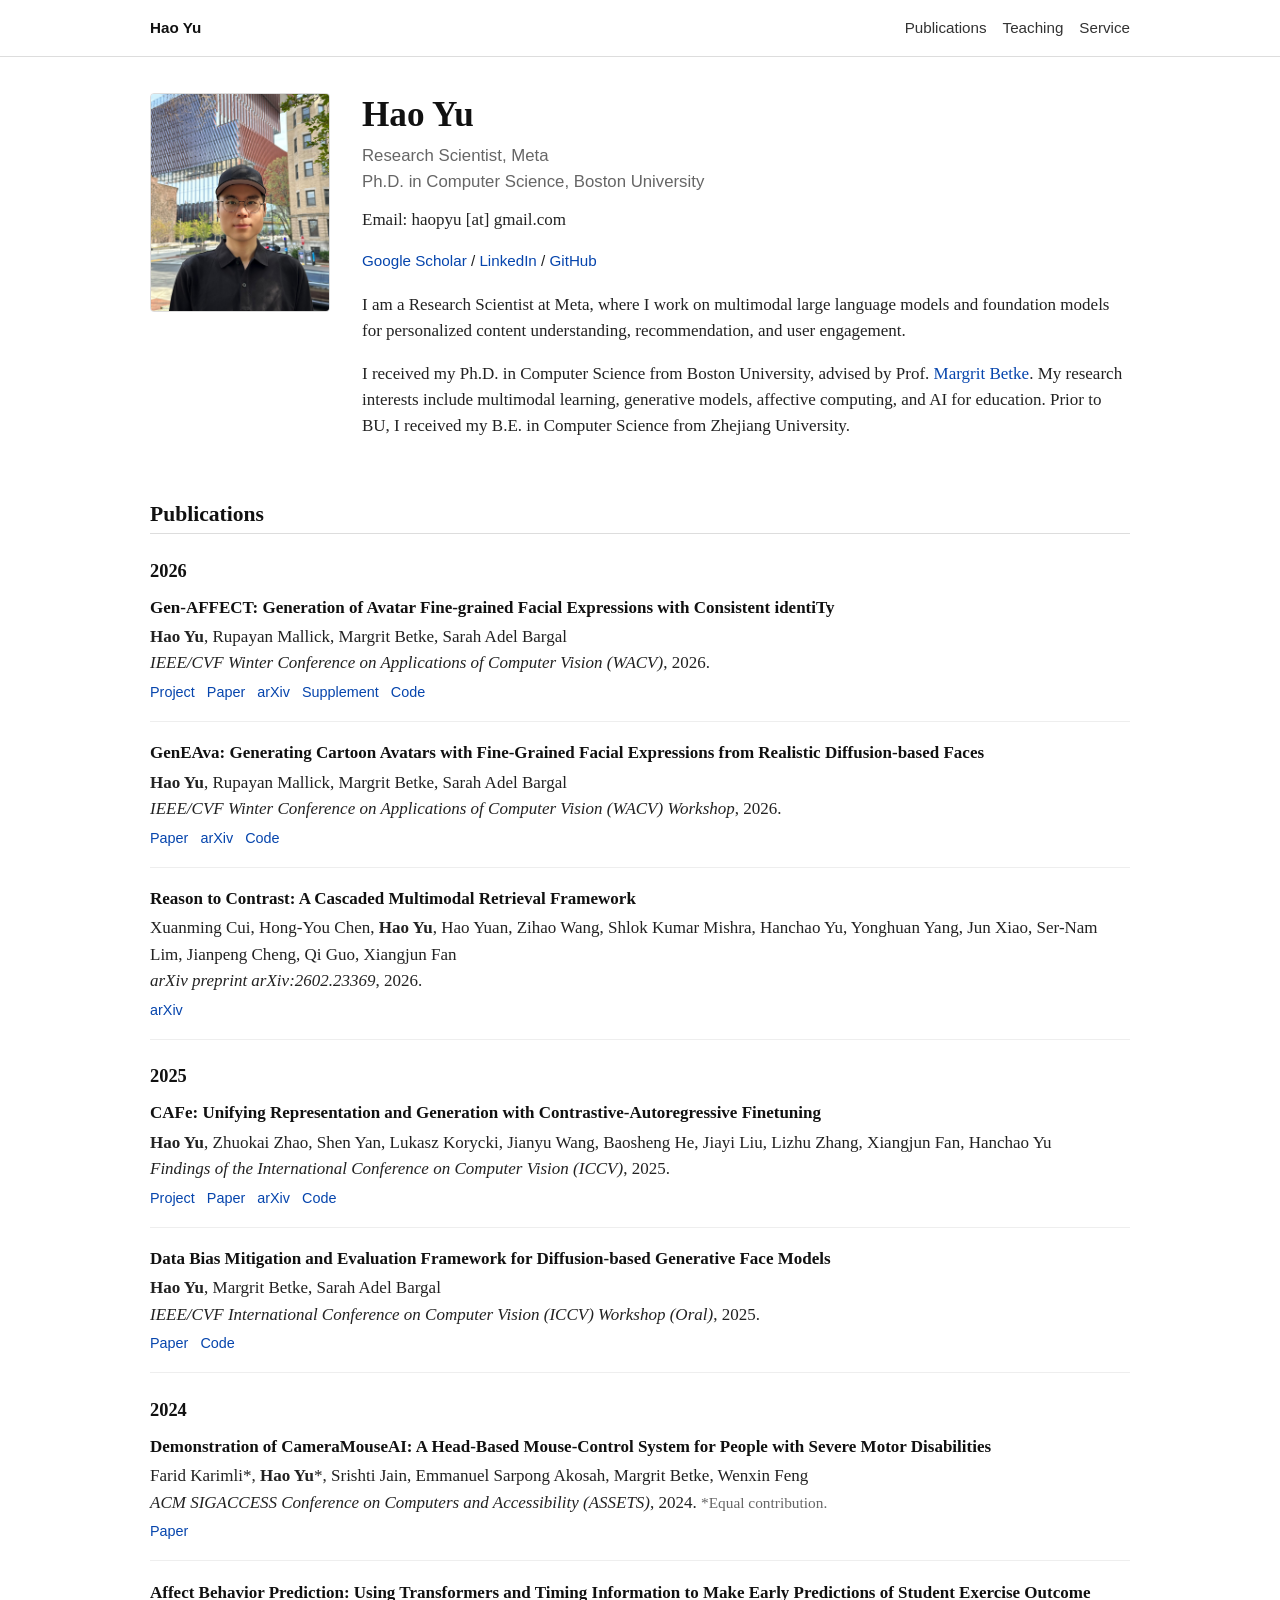
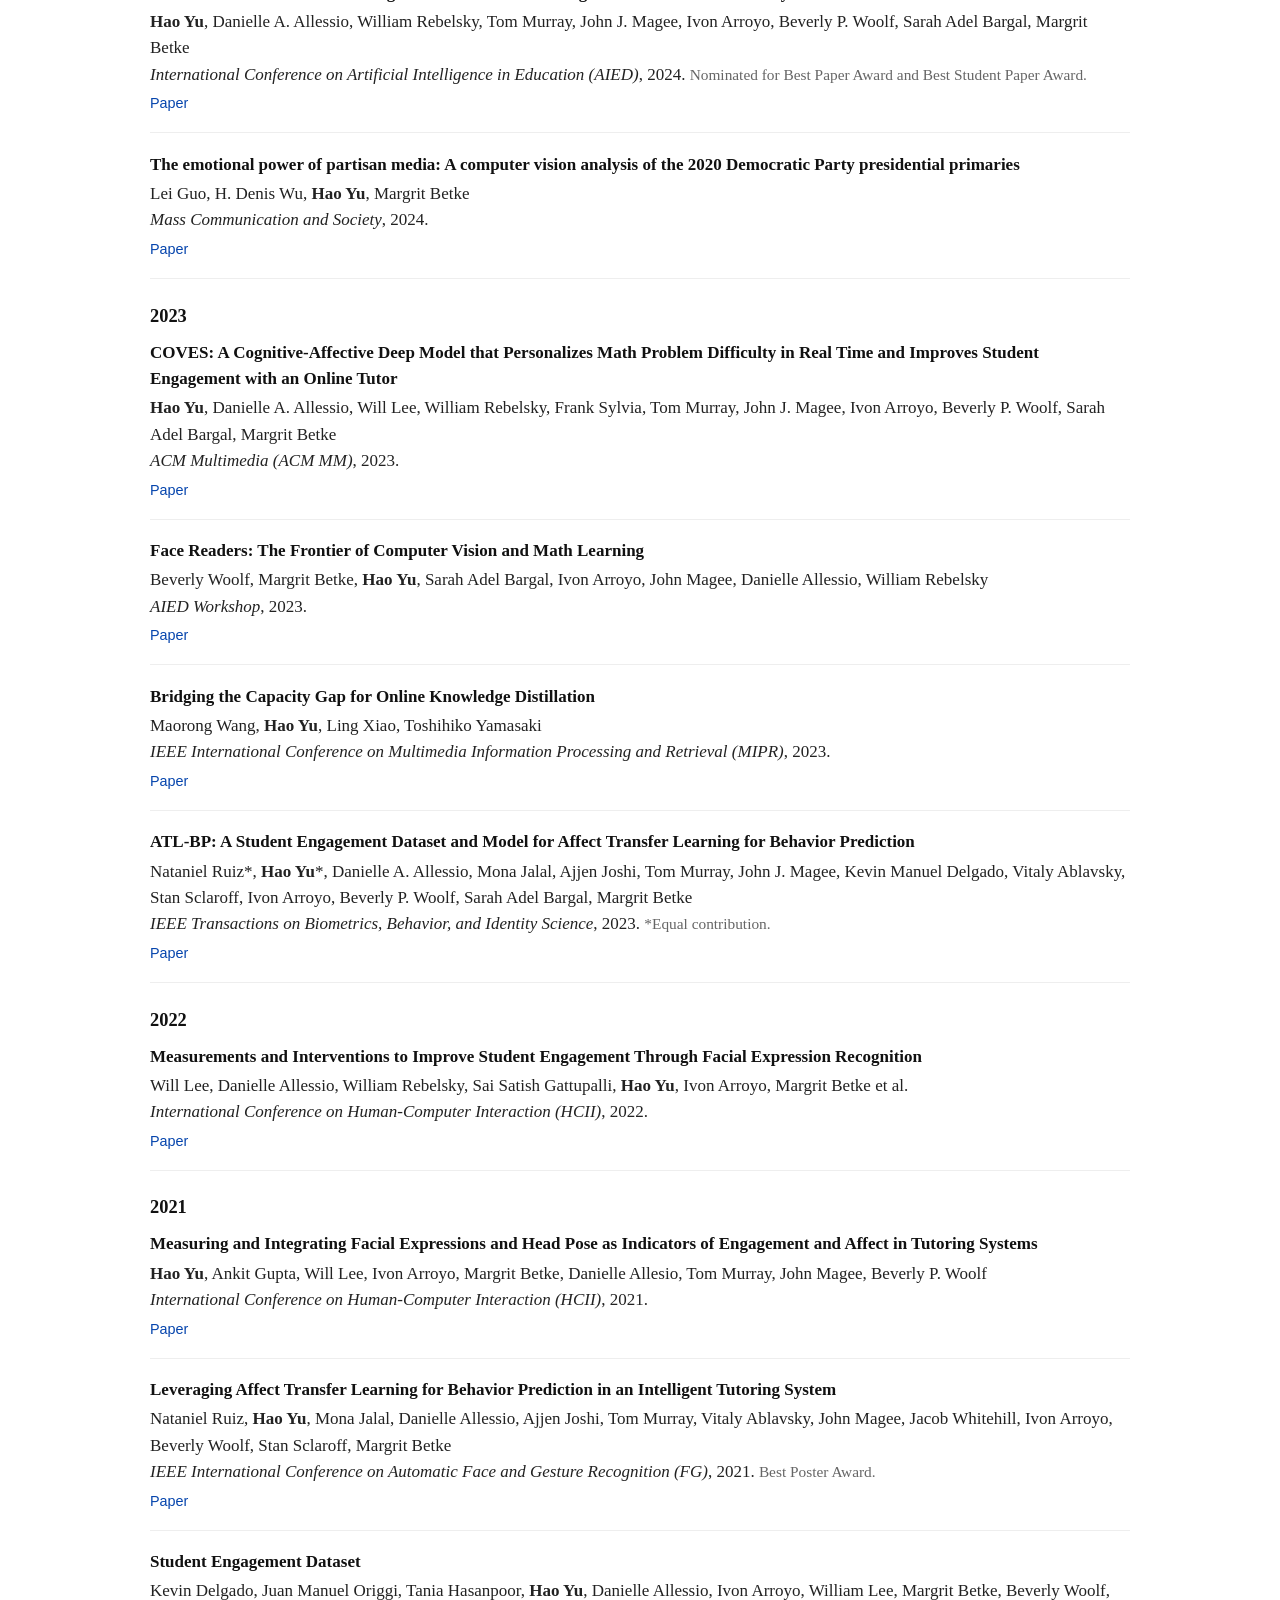
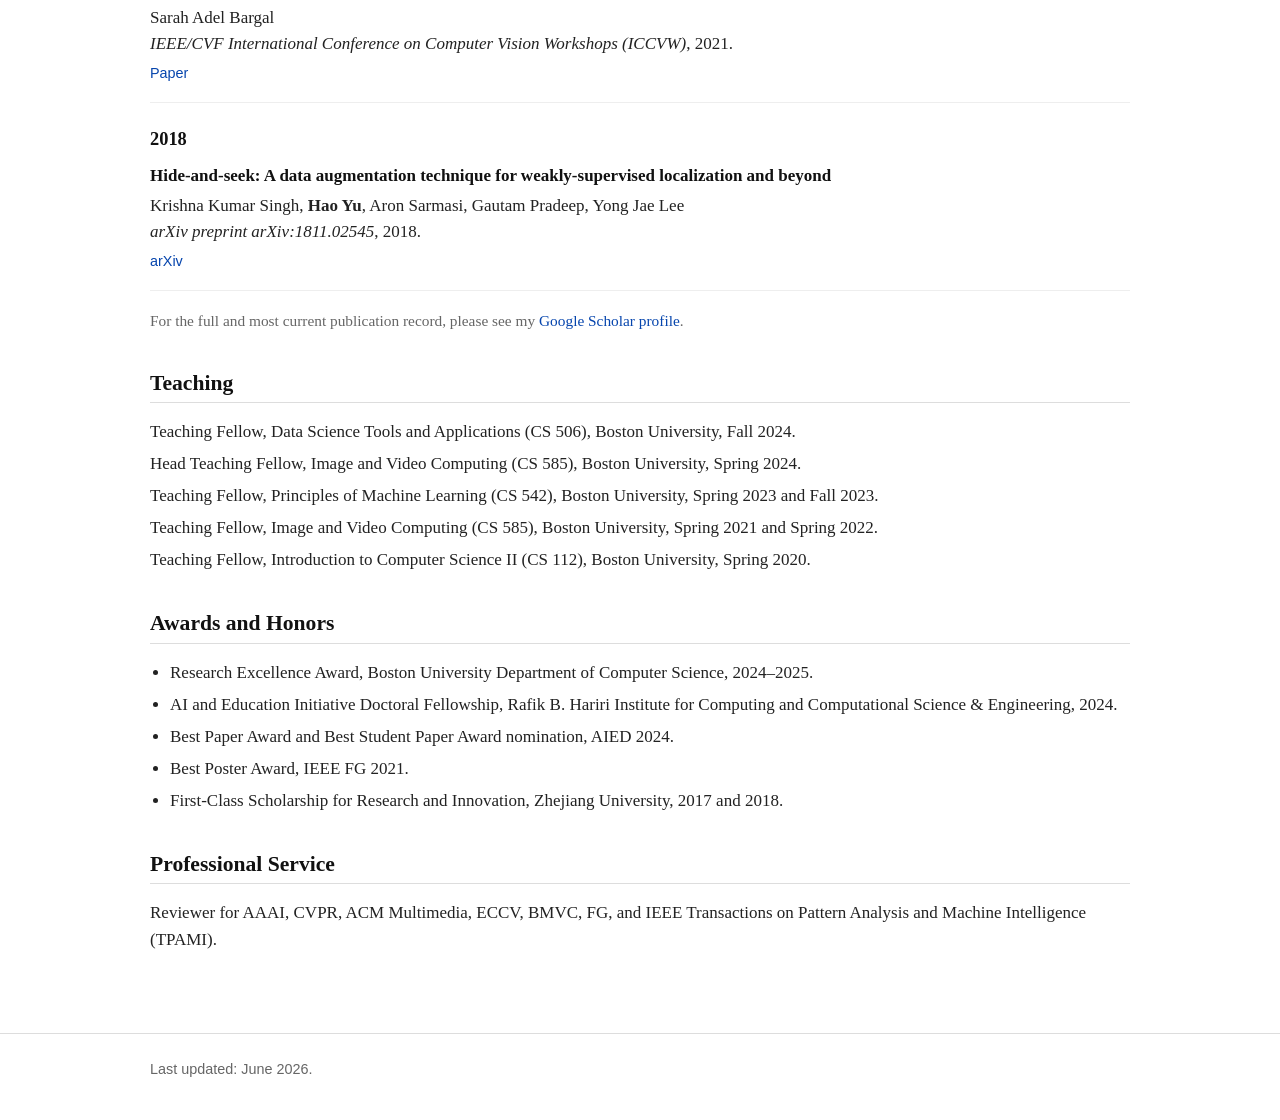
<file: index.html>
<!DOCTYPE html>
<html lang="en">
<head>
  <meta charset="utf-8" />
  <meta name="viewport" content="width=device-width, initial-scale=1" />
  <meta name="description" content="Hao Yu — Research Scientist at Meta. Multimodal learning, generative models, computer vision, affective computing, and AI for education." />
  <meta name="author" content="Hao Yu" />
  <title>Hao Yu</title>
  <style>
    :root {
      --text: #222;
      --muted: #666;
      --link: #0645ad;
      --border: #ddd;
      --bg: #fff;
      --soft: #f7f7f7;
      --max: 980px;
    }

    * { box-sizing: border-box; }
    html { scroll-behavior: smooth; }
    body {
      margin: 0;
      font-family: Georgia, "Times New Roman", serif;
      color: var(--text);
      background: var(--bg);
      line-height: 1.55;
      font-size: 17px;
    }

    a { color: var(--link); text-decoration: none; }
    a:hover { text-decoration: underline; }

    .container { width: min(var(--max), calc(100% - 36px)); margin: 0 auto; }

    header { border-bottom: 1px solid var(--border); margin-bottom: 2rem; }

    nav {
      display: flex;
      justify-content: space-between;
      align-items: center;
      gap: 1rem;
      padding: 1rem 0;
      font-family: -apple-system, BlinkMacSystemFont, "Segoe UI", sans-serif;
      font-size: 0.95rem;
    }

    .name-small { font-weight: 600; color: #111; }
    .nav-links { display: flex; flex-wrap: wrap; gap: 1rem; }
    .nav-links a { color: #333; }

    main { padding-bottom: 3rem; }

    .profile {
      display: grid;
      grid-template-columns: 180px 1fr;
      gap: 2rem;
      align-items: start;
      margin-bottom: 2.5rem;
    }

    .portrait { width: 180px; border-radius: 4px; border: 1px solid var(--border); }

    h1, h2, h3 { font-weight: 600; line-height: 1.25; color: #111; }
    h1 { margin: 0 0 0.35rem; font-size: 2.2rem; }

    .title, .links, .year, .pub-links, footer {
      font-family: -apple-system, BlinkMacSystemFont, "Segoe UI", sans-serif;
    }

    .title { margin: 0 0 0.75rem; color: var(--muted); font-size: 1.05rem; }
    .links { margin: 0.7rem 0 1.2rem; font-size: 0.95rem; }

    section { margin: 2rem 0; padding-top: 0.3rem; }
    h2 { font-size: 1.35rem; border-bottom: 1px solid var(--border); padding-bottom: 0.35rem; margin: 0 0 1rem; }
    h3 { font-size: 1.05rem; margin: 1.1rem 0 0.4rem; }
    p { margin: 0 0 1rem; }
    ul { margin: 0.2rem 0 0 1.25rem; padding: 0; }
    li { margin: 0.35rem 0; }

    .news-list, .service-list, .teaching-list { list-style: none; margin-left: 0; }
    .news-list li { display: grid; grid-template-columns: 4.5rem 1fr; gap: 0.7rem; margin: 0.45rem 0; }
    .year { color: var(--muted); font-size: 0.92rem; }

    .two-col { display: grid; grid-template-columns: 1fr 1fr; gap: 2rem; }

    .pub-year { margin: 1.6rem 0 0.75rem; font-size: 1.15rem; }
    .pub-list { list-style: none; margin: 0; padding: 0; }
    .pub-item { margin: 0 0 1.15rem; padding: 0 0 1.1rem; border-bottom: 1px solid #eee; }
    .pub-title { font-weight: 600; color: #111; }
    .pub-authors { margin-top: 0.18rem; }
    .pub-authors strong { font-weight: 700; }
    .venue { font-style: italic; }
    .note { color: var(--muted); font-size: 0.96rem; }
    .pub-links { margin-top: 0.28rem; font-size: 0.9rem; }
    .pub-links a { margin-right: 0.75rem; }
    .featured-list { list-style: none; margin: 0; padding: 0; }
    .featured-list .pub-item { background: var(--soft); border: 1px solid #e7e7e7; border-radius: 4px; padding: 0.85rem 1rem; margin-bottom: 0.8rem; }

    footer { border-top: 1px solid var(--border); color: var(--muted); font-size: 0.9rem; padding: 1.5rem 0 2.5rem; }

    @media (max-width: 720px) {
      nav { align-items: flex-start; flex-direction: column; }
      .profile { grid-template-columns: 1fr; gap: 1rem; }
      .portrait { width: 150px; }
      .two-col { grid-template-columns: 1fr; gap: 0.5rem; }
      .news-list li { grid-template-columns: 3.8rem 1fr; }
    }
  </style>
</head>
<body>
  <header>
    <div class="container">
      <nav aria-label="Primary navigation">
        <a class="name-small" href="#top">Hao Yu</a>
        <div class="nav-links">
          <!-- <a href="#research">Research</a> -->
          <!-- <a href="#featured">Featured</a> -->
          <a href="#publications">Publications</a>
          <a href="#teaching">Teaching</a>
          <a href="#service">Service</a>
          <!-- <a href="cv.pdf">CV</a> -->
        </div>
      </nav>
    </div>
  </header>

  <main id="top" class="container">
    <section class="profile" aria-label="Profile">
      <img class="portrait" src="portrait.jpg" alt="Portrait of Hao Yu" />
      <div>
        <h1>Hao Yu</h1>
        <p class="title">Research Scientist, Meta<br />Ph.D. in Computer Science, Boston University</p>
        <p>Email: haopyu [at] gmail.com</p>
        <p class="links">
          <!-- <a href="cv.pdf">CV</a> / -->
          <a href="https://scholar.google.com/citations?user=6dDUJ9MAAAAJ&amp;hl=en">Google Scholar</a> /
          <a href="https://www.linkedin.com/in/hao-yu-bu/">LinkedIn</a> /
          <a href="https://github.com/haoyu-bu">GitHub</a>
        </p>
        <p>
          I am a Research Scientist at Meta, where I work on multimodal large language models and foundation models for personalized content understanding, recommendation, and user engagement.
        </p>
        <p>
          I received my Ph.D. in Computer Science from Boston University, advised by Prof. <a href="https://www.cs.bu.edu/faculty/betke/">Margrit Betke</a>. My research interests include multimodal learning, generative models, affective computing, and AI for education. Prior to BU, I received my B.E. in Computer Science from Zhejiang University.
        </p>
      </div>
    </section>

    <!-- <section id="news">
      <h2>News</h2>
      <ul class="news-list">
        <li><span class="year">2025</span><span>Joined Meta as a Research Scientist.</span></li>
        <li><span class="year">2025</span><span>Received Ph.D. in Computer Science from Boston University.</span></li>
        <li><span class="year">2025</span><span>Two papers accepted to WACV 2026.</span></li>
        <li><span class="year">2025</span><span>Paper accepted to ICCV 2025.</span></li>
        <li><span class="year">2024</span><span>Received the Boston University Department of Computer Science Research Excellence Award.</span></li>
        <li><span class="year">2024</span><span>AIED paper nominated for Best Paper Award and Best Student Paper Award.</span></li>
      </ul>
    </section> -->

    <!-- <section id="research">
      <h2>Research Interests</h2>
      <div class="two-col">
        <ul>
          <li>Multimodal large language models and foundation models</li>
          <li>Generative models and diffusion-based face generation</li>
        </ul>
        <ul>
          <li>Affective computing and behavior understanding</li>
          <li>AI for education and personalized learning systems</li>
          <li>User engagement modeling and prediction</li>
        </ul>
      </div>
    </section> -->

    <!-- <section id="featured">
      <h2>Selected Publications</h2>
      <div id="featured-publications" class="featured-list" aria-live="polite"></div>
    </section> -->

    <section id="publications">
      <h2>Publications</h2>
      <div id="publication-list" aria-live="polite">Loading publications…</div>
      <p class="note">For the full and most current publication record, please see my <a href="https://scholar.google.com/citations?user=6dDUJ9MAAAAJ&amp;hl=en">Google Scholar profile</a>.</p>
    </section>

    <section id="teaching">
      <h2>Teaching</h2>
      <ul class="teaching-list">
        <li>Teaching Fellow, Data Science Tools and Applications (CS 506), Boston University, Fall 2024.</li>
        <li>Head Teaching Fellow, Image and Video Computing (CS 585), Boston University, Spring 2024.</li>
        <li>Teaching Fellow, Principles of Machine Learning (CS 542), Boston University, Spring 2023 and Fall 2023.</li>
        <li>Teaching Fellow, Image and Video Computing (CS 585), Boston University, Spring 2021 and Spring 2022.</li>
        <li>Teaching Fellow, Introduction to Computer Science II (CS 112), Boston University, Spring 2020.</li>
      </ul>
    </section>

    <section id="awards">
      <h2>Awards and Honors</h2>
      <ul>
        <li>Research Excellence Award, Boston University Department of Computer Science, 2024–2025.</li>
        <li>AI and Education Initiative Doctoral Fellowship, Rafik B. Hariri Institute for Computing and Computational Science &amp; Engineering, 2024.</li>
        <li>Best Paper Award and Best Student Paper Award nomination, AIED 2024.</li>
        <li>Best Poster Award, IEEE FG 2021.</li>
        <li>First-Class Scholarship for Research and Innovation, Zhejiang University, 2017 and 2018.</li>
      </ul>
    </section>

    <section id="service">
      <h2>Professional Service</h2>
      <p>
        Reviewer for AAAI, CVPR, ACM Multimedia, ECCV, BMVC, FG, and IEEE Transactions on Pattern Analysis and Machine Intelligence (TPAMI).
      </p>
    </section>
  </main>

  <footer>
    <div class="container">Last updated: June 2026.</div>
  </footer>

  <script>
    const escapeHTML = (value) => String(value || '').replace(/[&<>'"]/g, (ch) => ({'&':'&amp;','<':'&lt;','>':'&gt;',"'":'&#39;','"':'&quot;'}[ch]));
    const highlightName = (authors) => escapeHTML(authors).replaceAll('Hao Yu', '<strong>Hao Yu</strong>');

    function renderLinks(links) {
      if (!links) return '';
      return Object.entries(links)
        .map(([label, url]) => `<a href="${escapeHTML(url)}" target="_blank" rel="noopener noreferrer">${escapeHTML(label)}</a>`)
        .join('');
    }

    function renderPublication(pub) {
      const links = renderLinks(pub.links);
      const firstLink = pub.links ? Object.values(pub.links)[0] : null;
      const title = firstLink
        ? `<a class="pub-title" href="${escapeHTML(firstLink)}" target="_blank" rel="noopener noreferrer">${escapeHTML(pub.title)}</a>`
        : `<span class="pub-title">${escapeHTML(pub.title)}</span>`;
      return `<li class="pub-item">
        ${title}
        <div class="pub-authors">${highlightName(pub.authors)}</div>
        <div><span class="venue">${escapeHTML(pub.venue)}</span>, ${escapeHTML(pub.year)}.${pub.note ? ` <span class="note">${escapeHTML(pub.note)}</span>` : ''}</div>
        ${links ? `<div class="pub-links">${links}</div>` : ''}
      </li>`;
    }

    function renderPublications(publications) {
      // const featured = publications.filter((pub) => pub.featured);
      // document.getElementById('featured-publications').innerHTML = `<ul class="featured-list">${featured.map(renderPublication).join('')}</ul>`;

      const grouped = publications.reduce((acc, pub) => {
        acc[pub.year] = acc[pub.year] || [];
        acc[pub.year].push(pub);
        return acc;
      }, {});
      const years = Object.keys(grouped).sort((a, b) => Number(b) - Number(a));
      document.getElementById('publication-list').innerHTML = years.map((year) => `
        <h3 class="pub-year">${year}</h3>
        <ul class="pub-list">${grouped[year].map(renderPublication).join('')}</ul>
      `).join('');
    }

    const PUBLICATIONS_DATA = [
    {
        "title": "Gen-AFFECT: Generation of Avatar Fine-grained Facial Expressions with Consistent identiTy",
        "authors": "Hao Yu, Rupayan Mallick, Margrit Betke, Sarah Adel Bargal",
        "venue": "IEEE/CVF Winter Conference on Applications of Computer Vision (WACV)",
        "year": 2026,
        "note": "",
        "featured": true,
        "links": {
            "Project": "https://haoyu-bu.github.io/gen_affect/",
            "Paper": "https://openaccess.thecvf.com/content/WACV2026/papers/Yu_Gen-AFFECT_Generation_of_Avatar_Fine-grained_Facial_Expressions_with_Consistent_identiTy_WACV_2026_paper.pdf",
            "arXiv": "https://arxiv.org/abs/2508.09461",
            "Supplement": "https://openaccess.thecvf.com/content/WACV2026/supplemental/Yu_Gen-AFFECT_Generation_of_WACV_2026_supplemental.pdf",
            "Code": "https://github.com/haoyu-bu/GenAffect"
          }
    },
    {
        "title": "GenEAva: Generating Cartoon Avatars with Fine-Grained Facial Expressions from Realistic Diffusion-based Faces",
        "authors": "Hao Yu, Rupayan Mallick, Margrit Betke, Sarah Adel Bargal",
        "venue": "IEEE/CVF Winter Conference on Applications of Computer Vision (WACV) Workshop",
        "year": 2026,
        "note": "",
        "featured": false,
        "links": {
            "Paper": "https://openaccess.thecvf.com/content/WACV2026W/SynRDinBAS/papers/Yu_GenEAva_Generating_Cartoon_Avatars_with_Fine-Grained_Facial_Expressions_from_Realistic_WACVW_2026_paper.pdf",
            "arXiv": "https://arxiv.org/abs/2504.07945",
            "Code": "https://github.com/haoyu-bu/GenEAvaSrc"
        }
    },
    {
        "title": "Reason to Contrast: A Cascaded Multimodal Retrieval Framework",
        "authors": "Xuanming Cui, Hong-You Chen, Hao Yu, Hao  Yuan, Zihao Wang, Shlok Kumar Mishra, Hanchao Yu, Yonghuan Yang, Jun Xiao, Ser-Nam Lim, Jianpeng Cheng, Qi Guo, Xiangjun Fan",
        "venue": "arXiv preprint arXiv:2602.23369",
        "year": 2026,
        "note": "",
        "featured": false,
        "links": {
            "arXiv": "https://arxiv.org/abs/2602.23369"
        }
    },
    {
        "title": "CAFe: Unifying Representation and Generation with Contrastive-Autoregressive Finetuning",
        "authors": "Hao Yu, Zhuokai Zhao, Shen Yan, Lukasz Korycki, Jianyu Wang, Baosheng He, Jiayi Liu, Lizhu Zhang, Xiangjun Fan, Hanchao Yu",
        "venue": "Findings of the International Conference on Computer Vision (ICCV)",
        "year": 2025,
        "note": "",
        "featured": true,
        "links": {
            "Project": "https://haoyu-bu.github.io/CAFeUnify/",
            "Paper": "https://openaccess.thecvf.com/content/ICCV2025W/Findings/papers/Yu_CAFE_Unifying_Representation_and_Generation_with_Contrastive-Autoregressive_Finetuning_ICCVW_2025_paper.pdf",
            "arXiv": "https://arxiv.org/abs/2503.19900",
            "Code": "https://github.com/haoyu-bu/CAFe"
        }
    },
    {
        "title": "Data Bias Mitigation and Evaluation Framework for Diffusion-based Generative Face Models",
        "authors": "Hao Yu, Margrit Betke, Sarah Adel Bargal",
        "venue": "IEEE/CVF International Conference on Computer Vision (ICCV) Workshop (Oral)",
        "year": 2025,
        "note": "",
        "featured": true,
        "links": {
            "Paper": "https://openaccess.thecvf.com/content/ICCV2025W/STREAM/html/Yu_Data_Bias_Mitigation_and_Evaluation_Framework_for_Diffusion-based_Generative_Face_ICCVW_2025_paper.html",
            "Code": "https://github.com/haoyu-bu/Data-Bias-Mitigation-and-Evaluation-Framework"
        }
    },
    {
        "title": "Demonstration of CameraMouseAI: A Head-Based Mouse-Control System for People with Severe Motor Disabilities",
        "authors": "Farid Karimli*, Hao Yu*, Srishti Jain, Emmanuel Sarpong Akosah, Margrit Betke, Wenxin Feng",
        "venue": "ACM SIGACCESS Conference on Computers and Accessibility (ASSETS)",
        "year": 2024,
        "note": "*Equal contribution.",
        "featured": false,
        "links": {
            "Paper": "https://dl.acm.org/doi/pdf/10.1145/3663548.3688499"
        }
    },
    {
        "title": "Affect Behavior Prediction: Using Transformers and Timing Information to Make Early Predictions of Student Exercise Outcome",
        "authors": "Hao Yu, Danielle A. Allessio, William Rebelsky, Tom Murray, John J. Magee, Ivon Arroyo, Beverly P. Woolf, Sarah Adel Bargal, Margrit Betke",
        "venue": "International Conference on Artificial Intelligence in Education (AIED)",
        "year": 2024,
        "note": "Nominated for Best Paper Award and Best Student Paper Award.",
        "featured": true,
        "links": {
            "Paper": "https://link.springer.com/chapter/10.1007/978-3-031-64299-9_14"
        }
    },
    {
        "title": "The emotional power of partisan media: A computer vision analysis of the 2020 Democratic Party presidential primaries",
        "authors": "Lei Guo, H. Denis Wu, Hao Yu, Margrit Betke",
        "venue": "Mass Communication and Society",
        "year": 2024,
        "note": "",
        "featured": false,
        "links": {
            "Paper": "https://doi.org/10.1080/15205436.2024.2370562"
        }
    },
    {
        "title": "COVES: A Cognitive-Affective Deep Model that Personalizes Math Problem Difficulty in Real Time and Improves Student Engagement with an Online Tutor",
        "authors": "Hao Yu, Danielle A. Allessio, Will Lee, William Rebelsky, Frank Sylvia, Tom Murray, John J. Magee, Ivon Arroyo, Beverly P. Woolf, Sarah Adel Bargal, Margrit Betke",
        "venue": "ACM Multimedia (ACM MM)",
        "year": 2023,
        "note": "",
        "featured": true,
        "links": {
            "Paper": "https://dl.acm.org/doi/10.1145/3581783.3613965"
        }
    },
    {
        "title": "Face Readers: The Frontier of Computer Vision and Math Learning",
        "authors": "Beverly Woolf, Margrit Betke, Hao Yu, Sarah Adel Bargal, Ivon Arroyo, John Magee, Danielle Allessio, William Rebelsky",
        "venue": "AIED Workshop",
        "year": 2023,
        "note": "",
        "featured": false,
        "links": {
            "Paper": "https://ceur-ws.org/Vol-3491/paper3.pdf"
        }
    },
    {
        "title": "Bridging the Capacity Gap for Online Knowledge Distillation",
        "authors": "Maorong Wang, Hao Yu, Ling Xiao, Toshihiko Yamasaki",
        "venue": "IEEE International Conference on Multimedia Information Processing and Retrieval (MIPR)",
        "year": 2023,
        "note": "",
        "featured": false,
        "links": {
            "Paper": "https://ieeexplore.ieee.org/document/10254426/"
        }
    },
    {
        "title": "ATL-BP: A Student Engagement Dataset and Model for Affect Transfer Learning for Behavior Prediction",
        "authors": "Nataniel Ruiz*, Hao Yu*, Danielle A. Allessio, Mona Jalal, Ajjen Joshi, Tom Murray, John J. Magee, Kevin Manuel Delgado, Vitaly Ablavsky, Stan Sclaroff, Ivon Arroyo, Beverly P. Woolf, Sarah Adel Bargal, Margrit Betke",
        "venue": "IEEE Transactions on Biometrics, Behavior, and Identity Science",
        "year": 2023,
        "note": "*Equal contribution.",
        "featured": false,
        "links": {
            "Paper": "https://doi.org/10.1109/TBIOM.2022.3210479"
        }
    },
    {
        "title": "Measurements and Interventions to Improve Student Engagement Through Facial Expression Recognition",
        "authors": "Will Lee, Danielle Allessio, William Rebelsky, Sai Satish Gattupalli, Hao Yu, Ivon Arroyo, Margrit Betke et al.",
        "venue": "International Conference on Human-Computer Interaction (HCII)",
        "year": 2022,
        "note": "",
        "featured": false,
        "links": {
            "Paper": "https://link.springer.com/chapter/10.1007/978-3-031-05039-8_21"
        }
    },
    {
        "title": "Measuring and Integrating Facial Expressions and Head Pose as Indicators of Engagement and Affect in Tutoring Systems",
        "authors": "Hao Yu, Ankit Gupta, Will Lee, Ivon Arroyo, Margrit Betke, Danielle Allesio, Tom Murray, John Magee, Beverly P. Woolf",
        "venue": "International Conference on Human-Computer Interaction (HCII)",
        "year": 2021,
        "note": "",
        "featured": false,
        "links": {
            "Paper": "https://doi.org/10.1007/978-3-030-77873-6_16"
        }
    },
    {
        "title": "Leveraging Affect Transfer Learning for Behavior Prediction in an Intelligent Tutoring System",
        "authors": "Nataniel Ruiz, Hao Yu, Mona Jalal, Danielle Allessio, Ajjen Joshi, Tom Murray, Vitaly Ablavsky, John Magee, Jacob Whitehill, Ivon Arroyo, Beverly Woolf, Stan Sclaroff, Margrit Betke",
        "venue": "IEEE International Conference on Automatic Face and Gesture Recognition (FG)",
        "year": 2021,
        "note": "Best Poster Award.",
        "featured": false,
        "links": {
            "Paper": "https://doi.org/10.1109/FG52635.2021.9667001"
        }
    },
    {
        "title": "Student Engagement Dataset",
        "authors": "Kevin Delgado, Juan Manuel Origgi, Tania Hasanpoor, Hao Yu, Danielle Allessio, Ivon Arroyo, William Lee, Margrit Betke, Beverly Woolf, Sarah Adel Bargal",
        "venue": "IEEE/CVF International Conference on Computer Vision Workshops (ICCVW)",
        "year": 2021,
        "note": "",
        "featured": false,
        "links": {
            "Paper": "https://openaccess.thecvf.com/content/ICCV2021W/ABAW/html/Delgado_Student_Engagement_Dataset_ICCVW_2021_paper.html"
        }
    },
    {
        "title": "Hide-and-seek: A data augmentation technique for weakly-supervised localization and beyond",
        "authors": "Krishna Kumar Singh, Hao Yu, Aron Sarmasi, Gautam Pradeep, Yong Jae Lee",
        "venue": "arXiv preprint arXiv:1811.02545",
        "year": 2018,
        "note": "",
        "featured": false,
        "links": {
            "arXiv": "https://arxiv.org/abs/1811.02545"
        }
    }
];

    function loadPublications() {
      // Directly opening index.html with file:// usually blocks fetch('publications.json').
      // Use embedded data in that case so the publication list still displays locally.
      if (window.location.protocol === 'file:') {
        renderPublications(PUBLICATIONS_DATA);
        return;
      }

      fetch('publications.json', { cache: 'no-store' })
        .then((response) => {
          if (!response.ok) throw new Error('publications.json not found');
          return response.json();
        })
        .then(renderPublications)
        .catch(() => renderPublications(PUBLICATIONS_DATA));
    }

    loadPublications();
  </script>
</body>
</html>
</file>
